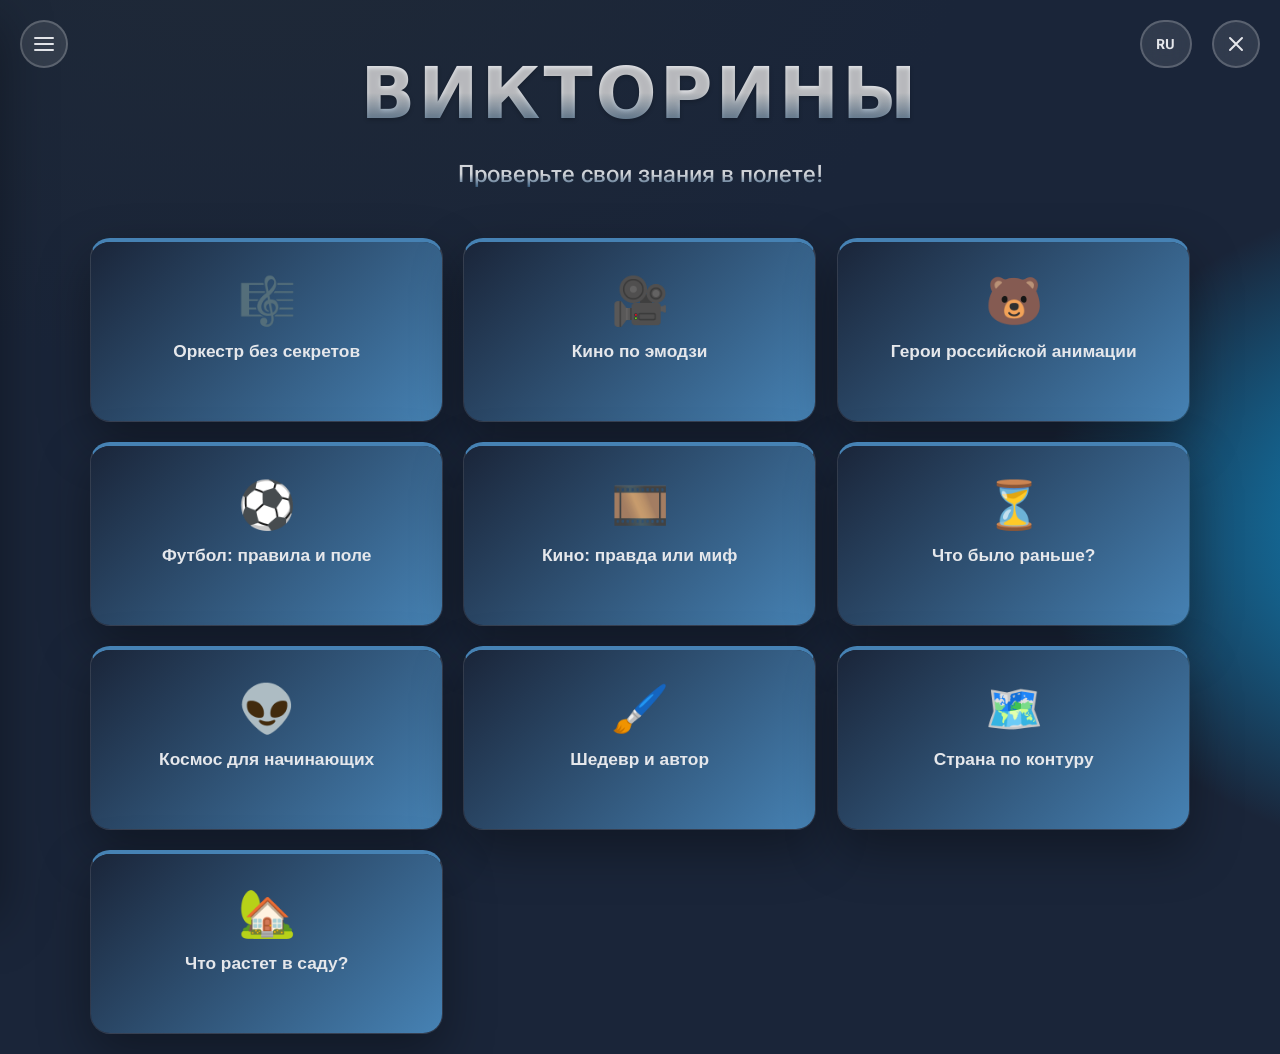
<file: index.html>
<!DOCTYPE html>
<html lang="ru">
<head>
    <meta charset="UTF-8">
    <meta name="viewport" content="width=device-width, initial-scale=1.0">
    <meta name="description" content="Викторины- проверьте свои знания в полете">
    <meta name="theme-color" content="#1a2539">
    <title>Quiz</title>
    <link rel="stylesheet" href="css/style.css">
    <link rel="stylesheet" href="css/style_light.css">
</head>
<body>
    <!-- Бургер-кнопка: открывает меню выбора темы -->
    <button class="burger-btn" id="burger-btn" data-label="openThemeMenu" aria-haspopup="dialog" aria-expanded="false">
        <span class="burger-btn__line"></span>
        <span class="burger-btn__line"></span>
        <span class="burger-btn__line"></span>
    </button>

    <!-- Кнопка выхода/возврата на портал -->
    <button class="exit-btn" id="exit-btn" data-label="exitQuizAriaLabel">
        <svg width="24" height="24" viewBox="0 0 24 24" fill="none" aria-hidden="true">
            <path d="M18 6L6 18M6 6L18 18" stroke="currentColor" stroke-width="2" stroke-linecap="round"/>
        </svg>
    </button>

    <!-- Селектор языка интерфейса -->
    <div class="language-selector" id="language-selector">
        <button
            type="button"
            class="language-selector__toggle"
            id="language-selector-toggle"
            aria-haspopup="listbox"
            aria-expanded="false"
            data-label="chooseInterfaceLanguage"
        ></button>
        <div class="language-selector__dropdown" id="language-selector-dropdown" role="listbox" data-label="availableLanguages"></div>
    </div>

    <!-- Выдвижное меню выбора темы -->
    <div class="theme-drawer-overlay" id="theme-drawer-overlay"></div>
    <div class="theme-drawer" id="theme-drawer" role="dialog" aria-modal="true" aria-labelledby="theme-drawer-title">
        <button class="theme-drawer__close" id="theme-drawer-close" data-label="closeMenu">
            <svg width="20" height="20" viewBox="0 0 24 24" fill="none" aria-hidden="true">
                <path d="M18 6L6 18M6 6L18 18" stroke="currentColor" stroke-width="2" stroke-linecap="round"/>
            </svg>
        </button>
        <h2 class="theme-drawer__title" id="theme-drawer-title" data-text="chooseCategory"></h2>
        <div class="theme-drawer__list" id="theme-drawer-list" role="listbox" data-label="themesList">
            <!-- Пункты меню генерируются из js/categories.js -->
        </div>
    </div>

    <div class="container">
        <!-- Главный экран -->
        <div id="welcome-screen" class="screen active">

            <div class="logo">
                <h1 class="main-title" data-text="mainTitle"></h1>
                <p class="subtitle" data-text="subtitle"></p>
            </div>

            <div class="category-selection">
                <div class="categories" id="categories-container">
                    <!-- Кнопки категорий генерируются автоматически из js/categories.js -->
                </div>
            </div>
        </div>

        <!-- Экран информации о категории -->
        <div id="category-info-screen" class="screen">
            <div class="category-info-content">
                <div class="category-info-icon" id="category-info-icon" aria-hidden="true">🎬</div>
                <h2 class="category-info-title" id="category-info-title">Кино на борту</h2>
                <p class="category-info-description" id="category-info-description">Проверьте свои знания о фильмах и кинематографе.</p>

                <div class="category-info-divider" aria-hidden="true"></div>

                <div class="category-info-stats">
                    <div class="info-stat-item">
                        <span class="info-stat-label" data-text="questionsLabel"></span>
                        <span class="info-stat-value info-stat-circle" id="category-info-questions">10</span>
                    </div>
                    <div class="info-stat-item">
                        <span class="info-stat-label" data-text="ageLabel"></span>
                        <span class="info-stat-value info-stat-circle" id="category-info-age">12+</span>
                    </div>
                </div>

                <div class="category-info-actions">
                    <button class="btn btn-back" id="category-info-back">
                        <svg width="20" height="20" viewBox="0 0 24 24" fill="none" aria-hidden="true">
                            <path d="M19 12H5M5 12L12 19M5 12L12 5" stroke="currentColor" stroke-width="2" stroke-linecap="round" stroke-linejoin="round"/>
                        </svg>
                        <span data-text="back"></span>
                    </button>
                    <button class="btn btn-primary active" id="category-info-start">
                        <span data-text="startQuiz"></span>
                        <svg width="20" height="20" viewBox="0 0 24 24" fill="none" aria-hidden="true">
                            <path d="M5 12H19M19 12L12 5M19 12L12 19" stroke="currentColor" stroke-width="2" stroke-linecap="round" stroke-linejoin="round"/>
                        </svg>
                    </button>
                </div>
            </div>
        </div>

        <!-- Экран викторины -->
        <div id="quiz-screen" class="screen">
            <div class="quiz-header">
                <div class="progress-bar" role="progressbar" aria-valuemin="0" aria-valuemax="100" aria-valuenow="0" data-label="quizProgressAriaLabel">
                    <div class="progress-fill" id="progress-fill"></div>
                </div>
                <div class="quiz-info">
                    <span class="question-counter">
                        <span data-text="questionWord"></span> <span id="current-question">1</span> <span data-text="ofWord"></span> <span id="total-questions">10</span>
                    </span>
                </div>
            </div>

            <div class="quiz-content">
                <div id="question-image-container"></div>

                <h2 class="question" id="question-text"></h2>

                <div class="answers" id="answers-container" role="radiogroup" data-label="answerOptionsAriaLabel"></div>

                <div class="quiz-controls">
                    <button id="back-btn" class="btn btn-back">
                        <svg width="20" height="20" viewBox="0 0 24 24" fill="none" aria-hidden="true">
                            <path d="M19 12H5M5 12L12 19M5 12L12 5" stroke="currentColor" stroke-width="2" stroke-linecap="round" stroke-linejoin="round"/>
                        </svg>
                        <span data-text="back"></span>
                    </button>

                    <button id="next-btn" class="btn btn-primary">
                        <span data-text="next"></span>
                        <svg width="20" height="20" viewBox="0 0 24 24" fill="none" aria-hidden="true">
                            <path d="M5 12H19M19 12L12 5M19 12L12 19" stroke="currentColor" stroke-width="2" stroke-linecap="round" stroke-linejoin="round"/>
                        </svg>
                    </button>
                </div>
            </div>
        </div>

        <!-- Экран результатов -->
        <div id="results-screen" class="screen">
            <div class="results-content">
                <div class="results-header">
                    <div class="results-icon" id="results-icon" aria-hidden="true">🏆</div>
                    <h2 class="results-title" id="results-title">Отличный результат!</h2>
                    <p class="results-message" id="results-message"></p>
                </div>

                <!-- Статистика в карточках -->
                <div class="results-stats-grid">
                    <div class="stat-card stat-card-score">
                        <div class="stat-card-icon">⭐</div>
                        <div class="stat-card-content">
                            <div class="stat-card-value" id="final-score">0</div>
                            <div class="stat-card-label" data-text="scoreLabel"></div>
                        </div>
                    </div>

                    <div class="stat-card stat-card-percentage">
                        <div class="stat-card-icon">📊</div>
                        <div class="stat-card-content">
                            <div class="stat-card-value" id="percentage">0%</div>
                            <div class="stat-card-label" data-text="percentageLabel"></div>
                        </div>
                    </div>

                    <div class="stat-card stat-card-correct">
                        <div class="stat-card-icon">✓</div>
                        <div class="stat-card-content">
                            <div class="stat-card-value" id="correct-count">0</div>
                            <div class="stat-card-label" data-text="correctLabel"></div>
                        </div>
                    </div>

                    <div class="stat-card stat-card-incorrect">
                        <div class="stat-card-icon">✗</div>
                        <div class="stat-card-content">
                            <div class="stat-card-value" id="incorrect-count">0</div>
                            <div class="stat-card-label" data-text="incorrectLabel"></div>
                        </div>
                    </div>
                </div>

                <!-- Детальная разбивка по вопросам -->
                <div class="results-details">
                    <h3 class="results-details-title" data-text="detailedBreakdownTitle"></h3>
                    <div class="results-questions-list" id="results-questions-list"></div>
                </div>

                <div class="results-actions">
                    <button class="btn btn-primary active" id="play-again-btn">
                        <svg width="20" height="20" viewBox="0 0 24 24" fill="none" aria-hidden="true">
                            <path d="M21 12C21 16.9706 16.9706 21 12 21C7.02944 21 3 16.9706 3 12C3 7.02944 7.02944 3 12 3C14.8273 3 17.35 4.30367 19 6.34267" stroke="currentColor" stroke-width="2" stroke-linecap="round"/>
                            <path d="M21 3V7H17" stroke="currentColor" stroke-width="2" stroke-linecap="round" stroke-linejoin="round"/>
                        </svg>
                        <span data-text="playAgain"></span>
                    </button>
                    <button type="button" class="btn btn-secondary" id="change-category-btn">
                        <svg width="20" height="20" viewBox="0 0 24 24" fill="none" aria-hidden="true">
                            <path d="M9 5H7C5.89543 5 5 5.89543 5 7V19C5 20.1046 5.89543 21 7 21H17C18.1046 21 19 20.1046 19 19V7C19 5.89543 18.1046 5 17 5H15" stroke="currentColor" stroke-width="2"/>
                            <rect x="9" y="3" width="6" height="4" rx="1" stroke="currentColor" stroke-width="2"/>
                        </svg>
                        <span data-text="chooseAnother"></span>
                    </button>
                </div>
            </div>
        </div>
    </div>

    <!-- Модальное окно выхода -->
    <div id="exit-modal" class="modal" role="dialog" aria-modal="true" aria-labelledby="exit-modal-title">
        <div class="modal-content">
            <div class="modal-icon" aria-hidden="true">⚠️</div>
            <h3 class="modal-title" id="exit-modal-title" data-text="exitConfirmTitle"></h3>
            <div class="modal-actions">
                <button class="btn btn-secondary" id="exit-cancel" data-text="exitNo"></button>
                <button class="btn btn-primary active" id="exit-confirm" data-text="exitYes"></button>
            </div>
        </div>
    </div>


    <script src="js/questions.js"></script>
    <script src="js/categories.js"></script>
    <script>window.CURRENT_LANGUAGE_CODE = 'ru';</script>
    <script src="js/app.js"></script>
</body>
</html>
</file>
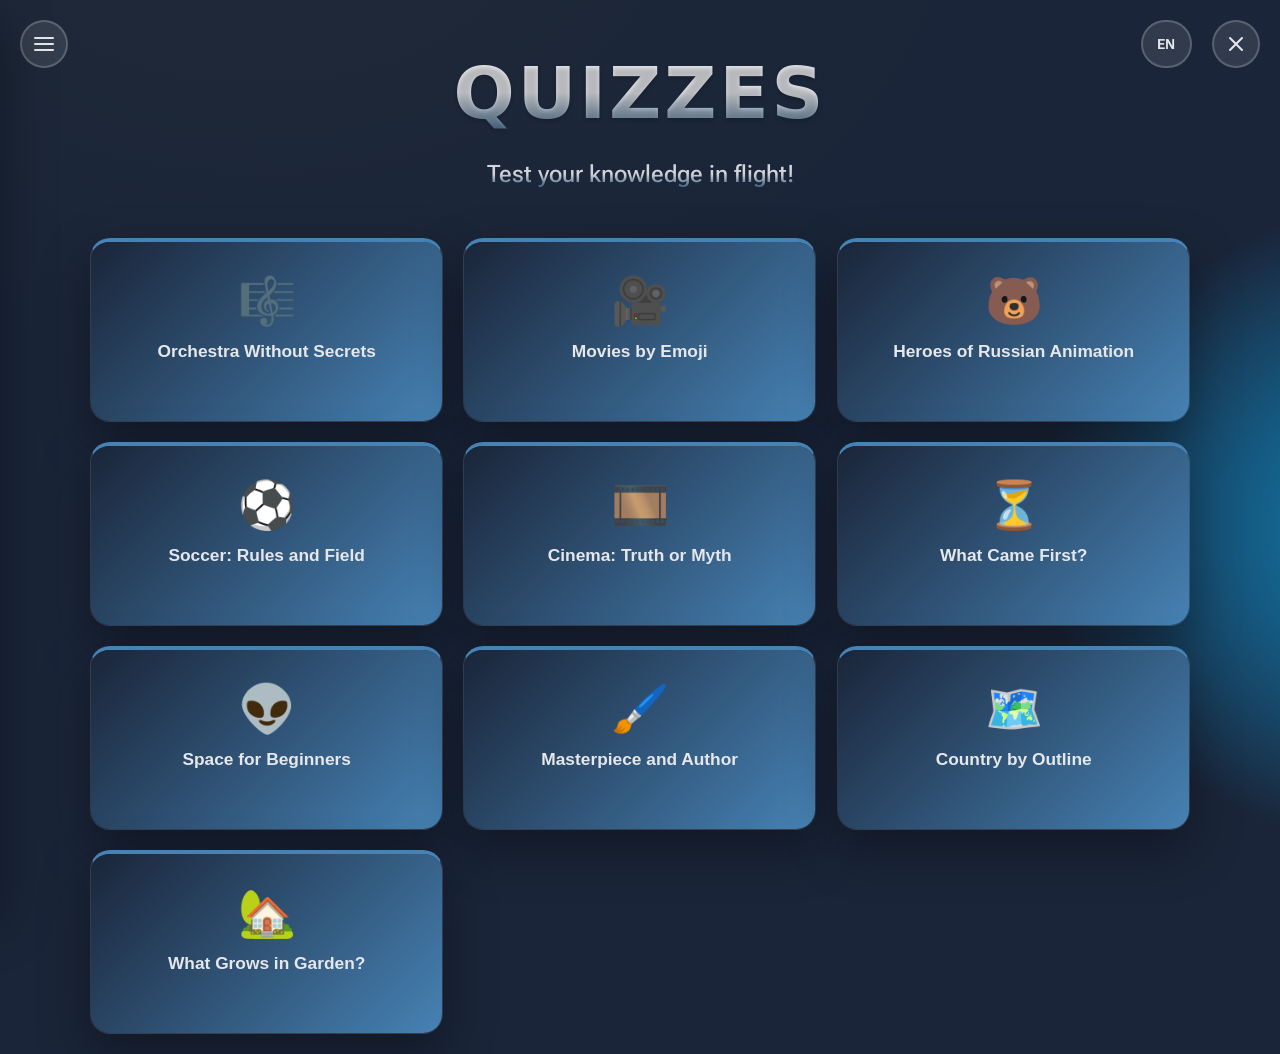
<file: index_de.html>
<!DOCTYPE html>
<html lang="ru">
<head>
    <meta charset="UTF-8">
    <meta name="viewport" content="width=device-width, initial-scale=1.0">
    <meta name="description" content="Викторины- проверьте свои знания в полете">
    <meta name="theme-color" content="#1a2539">
    <title>Quiz</title>
    <link rel="stylesheet" href="css/style.css">
    <link rel="stylesheet" href="css/style_light.css">
</head>
<body>
    <!-- Бургер-кнопка: открывает меню выбора темы -->
    <button class="burger-btn" id="burger-btn" data-label="openThemeMenu" aria-haspopup="dialog" aria-expanded="false">
        <span class="burger-btn__line"></span>
        <span class="burger-btn__line"></span>
        <span class="burger-btn__line"></span>
    </button>

    <!-- Кнопка выхода/возврата на портал -->
    <button class="exit-btn" id="exit-btn" data-label="exitQuizAriaLabel">
        <svg width="24" height="24" viewBox="0 0 24 24" fill="none" aria-hidden="true">
            <path d="M18 6L6 18M6 6L18 18" stroke="currentColor" stroke-width="2" stroke-linecap="round"/>
        </svg>
    </button>

    <!-- Селектор языка интерфейса -->
    <div class="language-selector" id="language-selector">
        <button
            type="button"
            class="language-selector__toggle"
            id="language-selector-toggle"
            aria-haspopup="listbox"
            aria-expanded="false"
            data-label="chooseInterfaceLanguage"
        ></button>
        <div class="language-selector__dropdown" id="language-selector-dropdown" role="listbox" data-label="availableLanguages"></div>
    </div>

    <!-- Выдвижное меню выбора темы -->
    <div class="theme-drawer-overlay" id="theme-drawer-overlay"></div>
    <div class="theme-drawer" id="theme-drawer" role="dialog" aria-modal="true" aria-labelledby="theme-drawer-title">
        <button class="theme-drawer__close" id="theme-drawer-close" data-label="closeMenu">
            <svg width="20" height="20" viewBox="0 0 24 24" fill="none" aria-hidden="true">
                <path d="M18 6L6 18M6 6L18 18" stroke="currentColor" stroke-width="2" stroke-linecap="round"/>
            </svg>
        </button>
        <h2 class="theme-drawer__title" id="theme-drawer-title" data-text="chooseCategory"></h2>
        <div class="theme-drawer__list" id="theme-drawer-list" role="listbox" data-label="themesList">
            <!-- Пункты меню генерируются из js/categories.js -->
        </div>
    </div>

    <div class="container">
        <!-- Главный экран -->
        <div id="welcome-screen" class="screen active">

            <div class="logo">
                <h1 class="main-title" data-text="mainTitle"></h1>
                <p class="subtitle" data-text="subtitle"></p>
            </div>

            <div class="category-selection">
                <div class="categories" id="categories-container">
                    <!-- Кнопки категорий генерируются автоматически из js/categories.js -->
                </div>
            </div>
        </div>

        <!-- Экран информации о категории -->
        <div id="category-info-screen" class="screen">
            <div class="category-info-content">
                <div class="category-info-icon" id="category-info-icon" aria-hidden="true">🎬</div>
                <h2 class="category-info-title" id="category-info-title">Кино на борту</h2>
                <p class="category-info-description" id="category-info-description">Проверьте свои знания о фильмах и кинематографе.</p>

                <div class="category-info-divider" aria-hidden="true"></div>

                <div class="category-info-stats">
                    <div class="info-stat-item">
                        <span class="info-stat-label" data-text="questionsLabel"></span>
                        <span class="info-stat-value info-stat-circle" id="category-info-questions">10</span>
                    </div>
                    <div class="info-stat-item">
                        <span class="info-stat-label" data-text="ageLabel"></span>
                        <span class="info-stat-value info-stat-circle" id="category-info-age">12+</span>
                    </div>
                </div>

                <div class="category-info-actions">
                    <button class="btn btn-back" id="category-info-back">
                        <svg width="20" height="20" viewBox="0 0 24 24" fill="none" aria-hidden="true">
                            <path d="M19 12H5M5 12L12 19M5 12L12 5" stroke="currentColor" stroke-width="2" stroke-linecap="round" stroke-linejoin="round"/>
                        </svg>
                        <span data-text="back"></span>
                    </button>
                    <button class="btn btn-primary active" id="category-info-start">
                        <span data-text="startQuiz"></span>
                        <svg width="20" height="20" viewBox="0 0 24 24" fill="none" aria-hidden="true">
                            <path d="M5 12H19M19 12L12 5M19 12L12 19" stroke="currentColor" stroke-width="2" stroke-linecap="round" stroke-linejoin="round"/>
                        </svg>
                    </button>
                </div>
            </div>
        </div>

        <!-- Экран викторины -->
        <div id="quiz-screen" class="screen">
            <div class="quiz-header">
                <div class="progress-bar" role="progressbar" aria-valuemin="0" aria-valuemax="100" aria-valuenow="0" data-label="quizProgressAriaLabel">
                    <div class="progress-fill" id="progress-fill"></div>
                </div>
                <div class="quiz-info">
                    <span class="question-counter">
                        <span data-text="questionWord"></span> <span id="current-question">1</span> <span data-text="ofWord"></span> <span id="total-questions">10</span>
                    </span>
                </div>
            </div>

            <div class="quiz-content">
                <div id="question-image-container"></div>

                <h2 class="question" id="question-text"></h2>

                <div class="answers" id="answers-container" role="radiogroup" data-label="answerOptionsAriaLabel"></div>

                <div class="quiz-controls">
                    <button id="back-btn" class="btn btn-back">
                        <svg width="20" height="20" viewBox="0 0 24 24" fill="none" aria-hidden="true">
                            <path d="M19 12H5M5 12L12 19M5 12L12 5" stroke="currentColor" stroke-width="2" stroke-linecap="round" stroke-linejoin="round"/>
                        </svg>
                        <span data-text="back"></span>
                    </button>

                    <button id="next-btn" class="btn btn-primary">
                        <span data-text="next"></span>
                        <svg width="20" height="20" viewBox="0 0 24 24" fill="none" aria-hidden="true">
                            <path d="M5 12H19M19 12L12 5M19 12L12 19" stroke="currentColor" stroke-width="2" stroke-linecap="round" stroke-linejoin="round"/>
                        </svg>
                    </button>
                </div>
            </div>
        </div>

        <!-- Экран результатов -->
        <div id="results-screen" class="screen">
            <div class="results-content">
                <div class="results-header">
                    <div class="results-icon" id="results-icon" aria-hidden="true">🏆</div>
                    <h2 class="results-title" id="results-title">Отличный результат!</h2>
                    <p class="results-message" id="results-message"></p>
                </div>

                <!-- Статистика в карточках -->
                <div class="results-stats-grid">
                    <div class="stat-card stat-card-score">
                        <div class="stat-card-icon">⭐</div>
                        <div class="stat-card-content">
                            <div class="stat-card-value" id="final-score">0</div>
                            <div class="stat-card-label" data-text="scoreLabel"></div>
                        </div>
                    </div>

                    <div class="stat-card stat-card-percentage">
                        <div class="stat-card-icon">📊</div>
                        <div class="stat-card-content">
                            <div class="stat-card-value" id="percentage">0%</div>
                            <div class="stat-card-label" data-text="percentageLabel"></div>
                        </div>
                    </div>

                    <div class="stat-card stat-card-correct">
                        <div class="stat-card-icon">✓</div>
                        <div class="stat-card-content">
                            <div class="stat-card-value" id="correct-count">0</div>
                            <div class="stat-card-label" data-text="correctLabel"></div>
                        </div>
                    </div>

                    <div class="stat-card stat-card-incorrect">
                        <div class="stat-card-icon">✗</div>
                        <div class="stat-card-content">
                            <div class="stat-card-value" id="incorrect-count">0</div>
                            <div class="stat-card-label" data-text="incorrectLabel"></div>
                        </div>
                    </div>
                </div>

                <!-- Детальная разбивка по вопросам -->
                <div class="results-details">
                    <h3 class="results-details-title" data-text="detailedBreakdownTitle"></h3>
                    <div class="results-questions-list" id="results-questions-list"></div>
                </div>

                <div class="results-actions">
                    <button class="btn btn-primary active" id="play-again-btn">
                        <svg width="20" height="20" viewBox="0 0 24 24" fill="none" aria-hidden="true">
                            <path d="M21 12C21 16.9706 16.9706 21 12 21C7.02944 21 3 16.9706 3 12C3 7.02944 7.02944 3 12 3C14.8273 3 17.35 4.30367 19 6.34267" stroke="currentColor" stroke-width="2" stroke-linecap="round"/>
                            <path d="M21 3V7H17" stroke="currentColor" stroke-width="2" stroke-linecap="round" stroke-linejoin="round"/>
                        </svg>
                        <span data-text="playAgain"></span>
                    </button>
                    <button type="button" class="btn btn-secondary" id="change-category-btn">
                        <svg width="20" height="20" viewBox="0 0 24 24" fill="none" aria-hidden="true">
                            <path d="M9 5H7C5.89543 5 5 5.89543 5 7V19C5 20.1046 5.89543 21 7 21H17C18.1046 21 19 20.1046 19 19V7C19 5.89543 18.1046 5 17 5H15" stroke="currentColor" stroke-width="2"/>
                            <rect x="9" y="3" width="6" height="4" rx="1" stroke="currentColor" stroke-width="2"/>
                        </svg>
                        <span data-text="chooseAnother"></span>
                    </button>
                </div>
            </div>
        </div>
    </div>

    <!-- Модальное окно выхода -->
    <div id="exit-modal" class="modal" role="dialog" aria-modal="true" aria-labelledby="exit-modal-title">
        <div class="modal-content">
            <div class="modal-icon" aria-hidden="true">⚠️</div>
            <h3 class="modal-title" id="exit-modal-title" data-text="exitConfirmTitle"></h3>
            <div class="modal-actions">
                <button class="btn btn-secondary" id="exit-cancel" data-text="exitNo"></button>
                <button class="btn btn-primary active" id="exit-confirm" data-text="exitYes"></button>
            </div>
        </div>
    </div>


    <script src="js/questions.js"></script>
    <script src="js/categories.js"></script>
    <script>window.CURRENT_LANGUAGE_CODE = 'en';</script>
    <script src="js/app.js"></script>
</body>
</html>
</file>
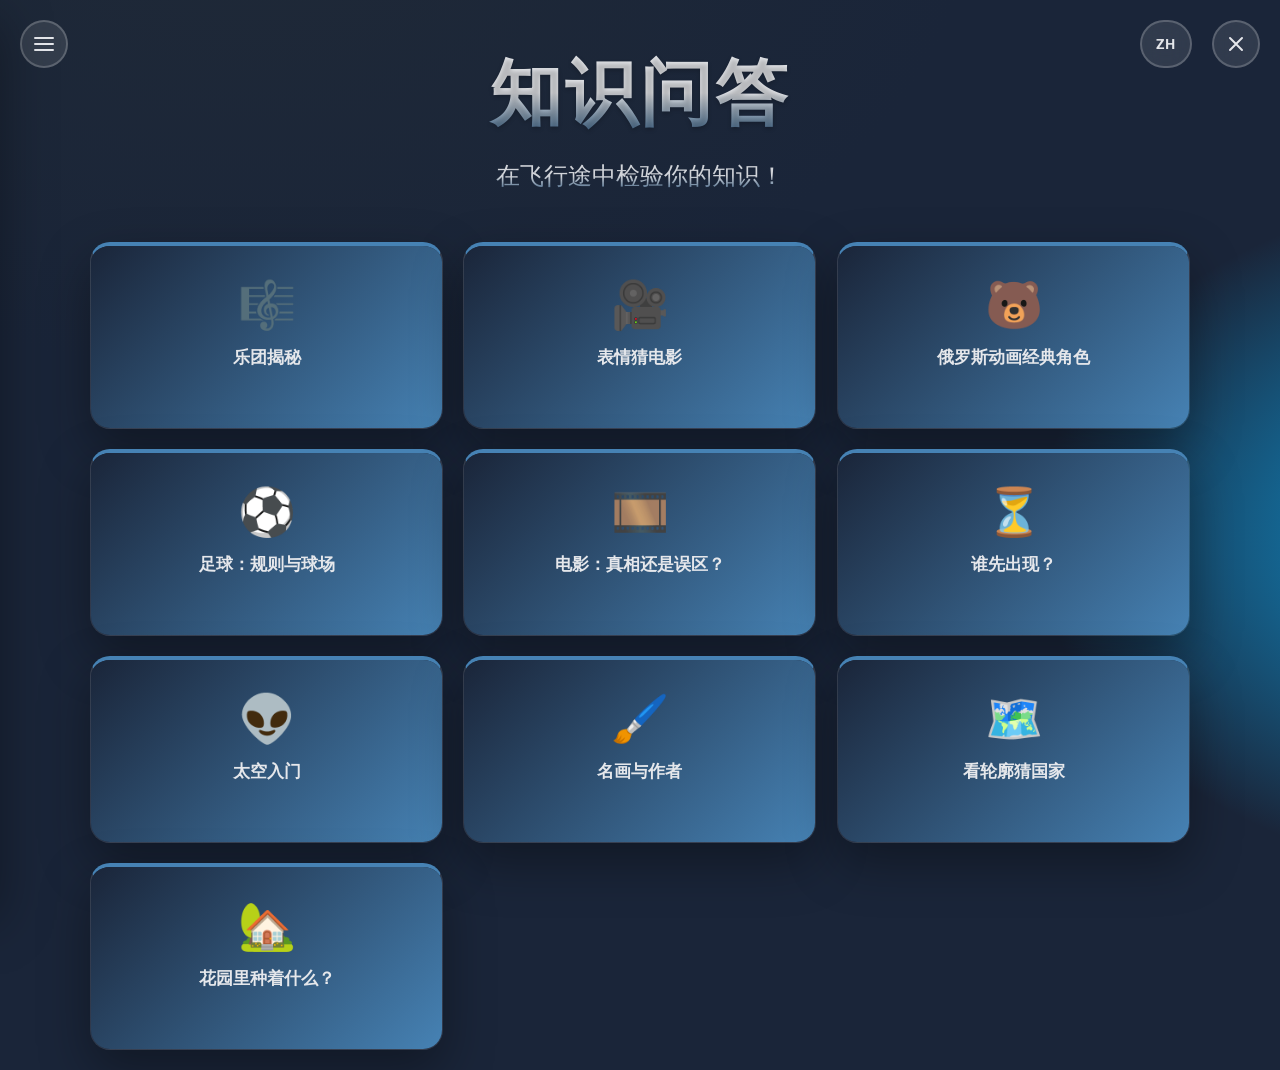
<file: index_zh.html>
<!DOCTYPE html>
<html lang="ru">
<head>
    <meta charset="UTF-8">
    <meta name="viewport" content="width=device-width, initial-scale=1.0">
    <meta name="description" content="Викторины- проверьте свои знания в полете">
    <meta name="theme-color" content="#1a2539">
    <title>Quiz</title>
    <link rel="stylesheet" href="css/style.css">
    <link rel="stylesheet" href="css/style_light.css">
</head>
<body>
    <!-- Бургер-кнопка: открывает меню выбора темы -->
    <button class="burger-btn" id="burger-btn" data-label="openThemeMenu" aria-haspopup="dialog" aria-expanded="false">
        <span class="burger-btn__line"></span>
        <span class="burger-btn__line"></span>
        <span class="burger-btn__line"></span>
    </button>

    <!-- Кнопка выхода/возврата на портал -->
    <button class="exit-btn" id="exit-btn" data-label="exitQuizAriaLabel">
        <svg width="24" height="24" viewBox="0 0 24 24" fill="none" aria-hidden="true">
            <path d="M18 6L6 18M6 6L18 18" stroke="currentColor" stroke-width="2" stroke-linecap="round"/>
        </svg>
    </button>

    <!-- Селектор языка интерфейса -->
    <div class="language-selector" id="language-selector">
        <button
            type="button"
            class="language-selector__toggle"
            id="language-selector-toggle"
            aria-haspopup="listbox"
            aria-expanded="false"
            data-label="chooseInterfaceLanguage"
        ></button>
        <div class="language-selector__dropdown" id="language-selector-dropdown" role="listbox" data-label="availableLanguages"></div>
    </div>

    <!-- Выдвижное меню выбора темы -->
    <div class="theme-drawer-overlay" id="theme-drawer-overlay"></div>
    <div class="theme-drawer" id="theme-drawer" role="dialog" aria-modal="true" aria-labelledby="theme-drawer-title">
        <button class="theme-drawer__close" id="theme-drawer-close" data-label="closeMenu">
            <svg width="20" height="20" viewBox="0 0 24 24" fill="none" aria-hidden="true">
                <path d="M18 6L6 18M6 6L18 18" stroke="currentColor" stroke-width="2" stroke-linecap="round"/>
            </svg>
        </button>
        <h2 class="theme-drawer__title" id="theme-drawer-title" data-text="chooseCategory"></h2>
        <div class="theme-drawer__list" id="theme-drawer-list" role="listbox" data-label="themesList">
            <!-- Пункты меню генерируются из js/categories.js -->
        </div>
    </div>

    <div class="container">
        <!-- Главный экран -->
        <div id="welcome-screen" class="screen active">

            <div class="logo">
                <h1 class="main-title" data-text="mainTitle"></h1>
                <p class="subtitle" data-text="subtitle"></p>
            </div>

            <div class="category-selection">
                <div class="categories" id="categories-container">
                    <!-- Кнопки категорий генерируются автоматически из js/categories.js -->
                </div>
            </div>
        </div>

        <!-- Экран информации о категории -->
        <div id="category-info-screen" class="screen">
            <div class="category-info-content">
                <div class="category-info-icon" id="category-info-icon" aria-hidden="true">🎬</div>
                <h2 class="category-info-title" id="category-info-title">Кино на борту</h2>
                <p class="category-info-description" id="category-info-description">Проверьте свои знания о фильмах и кинематографе.</p>

                <div class="category-info-divider" aria-hidden="true"></div>

                <div class="category-info-stats">
                    <div class="info-stat-item">
                        <span class="info-stat-label" data-text="questionsLabel"></span>
                        <span class="info-stat-value info-stat-circle" id="category-info-questions">10</span>
                    </div>
                    <div class="info-stat-item">
                        <span class="info-stat-label" data-text="ageLabel"></span>
                        <span class="info-stat-value info-stat-circle" id="category-info-age">12+</span>
                    </div>
                </div>

                <div class="category-info-actions">
                    <button class="btn btn-back" id="category-info-back">
                        <svg width="20" height="20" viewBox="0 0 24 24" fill="none" aria-hidden="true">
                            <path d="M19 12H5M5 12L12 19M5 12L12 5" stroke="currentColor" stroke-width="2" stroke-linecap="round" stroke-linejoin="round"/>
                        </svg>
                        <span data-text="back"></span>
                    </button>
                    <button class="btn btn-primary active" id="category-info-start">
                        <span data-text="startQuiz"></span>
                        <svg width="20" height="20" viewBox="0 0 24 24" fill="none" aria-hidden="true">
                            <path d="M5 12H19M19 12L12 5M19 12L12 19" stroke="currentColor" stroke-width="2" stroke-linecap="round" stroke-linejoin="round"/>
                        </svg>
                    </button>
                </div>
            </div>
        </div>

        <!-- Экран викторины -->
        <div id="quiz-screen" class="screen">
            <div class="quiz-header">
                <div class="progress-bar" role="progressbar" aria-valuemin="0" aria-valuemax="100" aria-valuenow="0" data-label="quizProgressAriaLabel">
                    <div class="progress-fill" id="progress-fill"></div>
                </div>
                <div class="quiz-info">
                    <span class="question-counter">
                        <span data-text="questionWord"></span> <span id="current-question">1</span> <span data-text="ofWord"></span> <span id="total-questions">10</span>
                    </span>
                </div>
            </div>

            <div class="quiz-content">
                <div id="question-image-container"></div>

                <h2 class="question" id="question-text"></h2>

                <div class="answers" id="answers-container" role="radiogroup" data-label="answerOptionsAriaLabel"></div>

                <div class="quiz-controls">
                    <button id="back-btn" class="btn btn-back">
                        <svg width="20" height="20" viewBox="0 0 24 24" fill="none" aria-hidden="true">
                            <path d="M19 12H5M5 12L12 19M5 12L12 5" stroke="currentColor" stroke-width="2" stroke-linecap="round" stroke-linejoin="round"/>
                        </svg>
                        <span data-text="back"></span>
                    </button>

                    <button id="next-btn" class="btn btn-primary">
                        <span data-text="next"></span>
                        <svg width="20" height="20" viewBox="0 0 24 24" fill="none" aria-hidden="true">
                            <path d="M5 12H19M19 12L12 5M19 12L12 19" stroke="currentColor" stroke-width="2" stroke-linecap="round" stroke-linejoin="round"/>
                        </svg>
                    </button>
                </div>
            </div>
        </div>

        <!-- Экран результатов -->
        <div id="results-screen" class="screen">
            <div class="results-content">
                <div class="results-header">
                    <div class="results-icon" id="results-icon" aria-hidden="true">🏆</div>
                    <h2 class="results-title" id="results-title">Отличный результат!</h2>
                    <p class="results-message" id="results-message"></p>
                </div>

                <!-- Статистика в карточках -->
                <div class="results-stats-grid">
                    <div class="stat-card stat-card-score">
                        <div class="stat-card-icon">⭐</div>
                        <div class="stat-card-content">
                            <div class="stat-card-value" id="final-score">0</div>
                            <div class="stat-card-label" data-text="scoreLabel"></div>
                        </div>
                    </div>

                    <div class="stat-card stat-card-percentage">
                        <div class="stat-card-icon">📊</div>
                        <div class="stat-card-content">
                            <div class="stat-card-value" id="percentage">0%</div>
                            <div class="stat-card-label" data-text="percentageLabel"></div>
                        </div>
                    </div>

                    <div class="stat-card stat-card-correct">
                        <div class="stat-card-icon">✓</div>
                        <div class="stat-card-content">
                            <div class="stat-card-value" id="correct-count">0</div>
                            <div class="stat-card-label" data-text="correctLabel"></div>
                        </div>
                    </div>

                    <div class="stat-card stat-card-incorrect">
                        <div class="stat-card-icon">✗</div>
                        <div class="stat-card-content">
                            <div class="stat-card-value" id="incorrect-count">0</div>
                            <div class="stat-card-label" data-text="incorrectLabel"></div>
                        </div>
                    </div>
                </div>

                <!-- Детальная разбивка по вопросам -->
                <div class="results-details">
                    <h3 class="results-details-title" data-text="detailedBreakdownTitle"></h3>
                    <div class="results-questions-list" id="results-questions-list"></div>
                </div>

                <div class="results-actions">
                    <button class="btn btn-primary active" id="play-again-btn">
                        <svg width="20" height="20" viewBox="0 0 24 24" fill="none" aria-hidden="true">
                            <path d="M21 12C21 16.9706 16.9706 21 12 21C7.02944 21 3 16.9706 3 12C3 7.02944 7.02944 3 12 3C14.8273 3 17.35 4.30367 19 6.34267" stroke="currentColor" stroke-width="2" stroke-linecap="round"/>
                            <path d="M21 3V7H17" stroke="currentColor" stroke-width="2" stroke-linecap="round" stroke-linejoin="round"/>
                        </svg>
                        <span data-text="playAgain"></span>
                    </button>
                    <button type="button" class="btn btn-secondary" id="change-category-btn">
                        <svg width="20" height="20" viewBox="0 0 24 24" fill="none" aria-hidden="true">
                            <path d="M9 5H7C5.89543 5 5 5.89543 5 7V19C5 20.1046 5.89543 21 7 21H17C18.1046 21 19 20.1046 19 19V7C19 5.89543 18.1046 5 17 5H15" stroke="currentColor" stroke-width="2"/>
                            <rect x="9" y="3" width="6" height="4" rx="1" stroke="currentColor" stroke-width="2"/>
                        </svg>
                        <span data-text="chooseAnother"></span>
                    </button>
                </div>
            </div>
        </div>
    </div>

    <!-- Модальное окно выхода -->
    <div id="exit-modal" class="modal" role="dialog" aria-modal="true" aria-labelledby="exit-modal-title">
        <div class="modal-content">
            <div class="modal-icon" aria-hidden="true">⚠️</div>
            <h3 class="modal-title" id="exit-modal-title" data-text="exitConfirmTitle"></h3>
            <div class="modal-actions">
                <button class="btn btn-secondary" id="exit-cancel" data-text="exitNo"></button>
                <button class="btn btn-primary active" id="exit-confirm" data-text="exitYes"></button>
            </div>
        </div>
    </div>


    <script src="js/questions.js"></script>
    <script src="js/categories.js"></script>
    <script>window.CURRENT_LANGUAGE_CODE = 'zh';</script>
    <script src="js/app.js"></script>
</body>
</html>
</file>
<file: css/style.css>
@font-face {
    font-family: 'Roboto Flex';
    src: url('../fonts/RobotoFlexVariable.woff2') format('woff2-variations'),
         url('../fonts/RobotoFlexVariable.woff2') format('woff2');
    font-weight: 100 1000;
    font-stretch: 25% 151%;
    font-style: normal;
    font-display: swap;
}

* {
    margin: 0;
    padding: 0;
    box-sizing: border-box;
}

:root {
    --bg: #1a2539;
    --card: #131d2f;
    --muted: #94a3b8;
    --text: #e5e7eb;
    --accent: #00CED1;
    --accent-2: #4682B4;
    --ok: #10b981;
    --err: #ef4444;
    --border-radius: 20px;
    --transition: all 0.3s ease;
    --shadow: 0 20px 50px rgba(0, 0, 0, 0.35);

    --transition-fast: 0.2s ease;
    --transition-normal: 0.3s ease;
    --transition-slow: 0.5s ease;

}

html {
    scroll-behavior: smooth;
}

body {
    font-family: 'Roboto Flex', system-ui, -apple-system, 'Segoe UI', Roboto, Ubuntu, Cantarell, 'Noto Sans', Arial, sans-serif;
    background: radial-gradient(1200px 800px at 20% -10%, #1f2937 0, transparent 60%),
                radial-gradient(1000px 700px at 120% 50%, #0ea5e9 0, transparent 50%),
                var(--bg);
    min-height: 100vh;
    display: flex;
    align-items: flex-start;
    justify-content: center;
    padding: 20px;
    color: var(--text);
    overflow-x: hidden;
}

.container {
    width: 100%;
    max-width: 920px;
    position: relative;
    display: flex;
    flex-direction: column;
    min-height: calc(100vh - 40px);
    min-height: calc(100dvh - 40px);
}

.screen {
    display: none;
    animation: fadeIn 0.4s ease;
}

.screen.active {
    display: block;
}

#category-info-screen.screen.active {
    display: flex;
    align-items: center;
    justify-content: center;
    min-height: calc(100vh - 40px);
}

@keyframes fadeIn {
    from {
        opacity: 0;
        transform: translateY(20px);
    }
    to {
        opacity: 1;
        transform: translateY(0);
    }
}

.exit-btn {
    position: fixed;
    top: 20px;
    right: 20px;
    width: 48px;
    height: 48px;
    border-radius: 50%;
    background: rgba(255, 255, 255, 0.1);
    backdrop-filter: blur(10px);
    border: 2px solid rgba(255, 255, 255, 0.2);
    color: var(--text);
    cursor: pointer;
    transition: var(--transition);
    display: flex;
    align-items: center;
    justify-content: center;
    z-index: 1000;
    will-change: transform;
    transform: translateZ(0);
}

.exit-btn:hover {
    background: rgba(239, 68, 68, 0.2);
    border-color: var(--err);
    color: var(--err);
    transform: rotate(90deg);
}

.burger-btn {
    position: fixed;
    top: 20px;
    left: 20px;
    width: 48px;
    height: 48px;
    border-radius: 50%;
    background: rgba(255, 255, 255, 0.1);
    backdrop-filter: blur(10px);
    border: 2px solid rgba(255, 255, 255, 0.2);
    color: var(--text);
    cursor: pointer;
    transition: var(--transition);
    display: flex;
    flex-direction: column;
    align-items: center;
    justify-content: center;
    gap: 4px;
    z-index: 1000;
    will-change: transform;
    transform: translateZ(0);
}

.burger-btn:hover,
.burger-btn--active {
    background: rgba(0, 206, 209, 0.15);
    border-color: var(--accent);
}

.burger-btn__line {
    display: block;
    width: 20px;
    height: 2px;
    border-radius: 2px;
    background: var(--text);
    transition: var(--transition);
}

.burger-btn:hover .burger-btn__line,
.burger-btn--active .burger-btn__line {
    background: var(--accent);
}

.burger-btn--active .burger-btn__line:nth-child(1) {
    transform: translateY(6px) rotate(45deg);
}

.burger-btn--active .burger-btn__line:nth-child(2) {
    opacity: 0;
}

.burger-btn--active .burger-btn__line:nth-child(3) {
    transform: translateY(-6px) rotate(-45deg);
}

.burger-btn--hidden {
    opacity: 0;
    visibility: hidden;
    pointer-events: none;
}

.theme-toggle {
    position: fixed;
    top: 20px;
    left: 80px;
    width: 48px;
    height: 48px;
    border-radius: 50%;
    background: rgba(255, 255, 255, 0.1);
    backdrop-filter: blur(10px);
    border: 2px solid rgba(255, 255, 255, 0.2);
    color: var(--text);
    cursor: pointer;
    transition: var(--transition);
    display: flex;
    align-items: center;
    justify-content: center;
    z-index: 1000;
}

@media (hover: hover) {
    .theme-toggle:hover {
        background: rgba(0, 206, 209, 0.15);
        border-color: var(--accent);
        color: var(--accent);
        transform: rotate(-20deg);
    }
}

/* Иконки — обычные <img> из images/svg (CSS-маска не грузится при открытии сайта с диска, file://).
   Цвет задан в самих файлах: солнце видно только в тёмной теме, луна — только в светлой */
.theme-toggle__icon {
    display: block;
    width: 22px;
    height: 22px;
}

.theme-toggle__moon {
    display: none;
}

.theme-toggle--hidden {
    opacity: 0;
    visibility: hidden;
    pointer-events: none;
}

html.theme-switching *,
html.theme-switching *::before,
html.theme-switching *::after {
    transition: none !important;
}

@media (max-width: 480px) {
    .theme-toggle {
        width: 44px;
        height: 44px;
        top: 12px;
        left: 64px;
    }
}

@media (max-width: 360px) {
    .theme-toggle {
        width: 40px;
        height: 40px;
        top: 10px;
        left: 58px;
    }
}

.theme-drawer-overlay {
    position: fixed;
    inset: 0;
    background: rgba(0, 0, 0, 0.5);
    backdrop-filter: blur(2px);
    opacity: 0;
    visibility: hidden;
    transition: var(--transition);
    z-index: 1099;
}

.theme-drawer-overlay--visible {
    opacity: 1;
    visibility: visible;
}

.theme-drawer {
    position: fixed;
    top: 0;
    left: 0;
    bottom: 0;
    width: min(320px, 85vw);
    background: var(--card);
    border-right: 1px solid rgba(255, 255, 255, 0.08);
    box-shadow: var(--shadow);
    padding: 84px 28px 32px;
    transform: translateX(-100%);
    transition: transform 0.35s ease;
    z-index: 1100;
    overflow-y: auto;
}

.theme-drawer--open {
    transform: translateX(0);
}

.theme-drawer__close {
    position: absolute;
    top: 20px;
    right: 20px;
    width: 40px;
    height: 40px;
    border-radius: 50%;
    background: rgba(255, 255, 255, 0.06);
    border: 2px solid rgba(255, 255, 255, 0.15);
    color: var(--text);
    cursor: pointer;
    transition: var(--transition);
    display: flex;
    align-items: center;
    justify-content: center;
}

.theme-drawer__close:hover {
    background: rgba(239, 68, 68, 0.2);
    border-color: var(--err);
    color: var(--err);
}

.theme-drawer__title {
    font-size: 1.3em;
    font-weight: 800;
    letter-spacing: 0.5px;
    text-transform: uppercase;
    margin-bottom: 24px;
    color: var(--text);
}

.theme-drawer__list {
    display: flex;
    flex-direction: column;
    gap: 6px;
}

.theme-drawer__item {
    display: flex;
    align-items: center;
    width: 100%;
    padding: 14px 16px;
    border-radius: 12px;
    background: transparent;
    border: none;
    color: var(--text);
    font-family: inherit;
    font-size: 1.05em;
    font-weight: 500;
    text-align: left;
    cursor: pointer;
    transition: var(--transition-fast);
}

.theme-drawer__item:hover {
    background: rgba(255, 255, 255, 0.06);
}

.theme-drawer__item--active {
    background: rgba(0, 206, 209, 0.14);
    color: var(--accent);
    font-weight: 700;
}

@media (max-width: 480px) {
    .burger-btn {
        width: 44px;
        height: 44px;
        top: 12px;
        left: 12px;
    }

    .theme-drawer {
        padding: 76px 22px 28px;
    }

    .theme-drawer__title {
        font-size: 1.15em;
        margin-bottom: 20px;
    }

    .theme-drawer__item {
        padding: 12px 14px;
        font-size: 1em;
    }
}

@media (max-width: 360px) {
    .burger-btn {
        width: 40px;
        height: 40px;
        top: 10px;
        left: 10px;
    }

    .theme-drawer {
        padding: 68px 18px 24px;
    }

    .theme-drawer__title {
        font-size: 1.05em;
        margin-bottom: 18px;
    }
}

.language-selector {
    position: fixed;
    top: 20px;
    right: 88px;
    z-index: 1000;
    transition: opacity var(--transition), visibility var(--transition);
}

.language-selector--hidden {
    opacity: 0;
    visibility: hidden;
    pointer-events: none;
}

.language-selector__toggle {
    display: flex;
    align-items: center;
    justify-content: center;
    min-width: 48px;
    height: 48px;
    padding: 0 14px;
    border-radius: 24px;
    background: rgba(255, 255, 255, 0.1);
    backdrop-filter: blur(10px);
    border: 2px solid rgba(255, 255, 255, 0.2);
    color: var(--text);
    cursor: pointer;
    transition: var(--transition);
    font-family: inherit;
    will-change: transform;
    transform: translateZ(0);
}

.language-selector__toggle:hover,
.language-selector--open .language-selector__toggle {
    background: rgba(0, 206, 209, 0.15);
    border-color: var(--accent);
    color: var(--accent);
}

.language-selector__code {
    display: flex;
    align-items: center;
    justify-content: center;
    font-size: 1.05em;
    font-weight: 700;
    letter-spacing: 0.03em;
    line-height: 1;
}

.language-selector__dropdown {
    position: absolute;
    top: calc(100% + 10px);
    right: 0;
    min-width: 200px;
    max-height: 0;
    overflow: hidden;
    background: var(--card);
    border: 1px solid rgba(255, 255, 255, 0.08);
    border-radius: 16px;
    box-shadow: var(--shadow);
    opacity: 0;
    transform: translateY(-8px);
    transition: max-height var(--transition), opacity var(--transition), transform var(--transition), overflow 0s linear 0.3s;
    pointer-events: none;
}

.language-selector--open .language-selector__dropdown {
    max-height: min(420px, calc(100vh - 90px));
    opacity: 1;
    transform: translateY(0);
    pointer-events: auto;
    overflow-y: auto;
    padding: 8px;
    transition: max-height var(--transition), opacity var(--transition), transform var(--transition), overflow 0s linear 0.3s;
}

.language-option {
    display: flex;
    align-items: center;
    gap: 10px;
    width: 100%;
    padding: 10px 12px;
    border: none;
    border-radius: 10px;
    background: transparent;
    color: var(--text);
    font-family: inherit;
    font-size: 0.95em;
    text-align: left;
    text-decoration: none;
    cursor: pointer;
    transition: var(--transition-fast);
}

.language-option:hover {
    background: rgba(255, 255, 255, 0.08);
}

.language-option--active {
    background: rgba(0, 206, 209, 0.12);
    color: var(--accent);
}

.language-option__code {
    flex-shrink: 0;
    min-width: 28px;
    font-size: 0.8em;
    font-weight: 700;
    letter-spacing: 0.05em;
    color: rgba(229, 231, 235, 0.5);
    line-height: 1;
}

.language-option--active .language-option__code {
    color: var(--accent);
}

.language-option__name {
    flex: 1;
}

.language-option__check {
    color: var(--accent);
    font-weight: 700;
}

@media (max-width: 480px) {
    .language-selector {
        top: 12px;
        right: 76px;
    }

    .language-selector__toggle {
        min-width: 44px;
        height: 44px;
        padding: 0 12px;
    }

    .language-selector__dropdown {
        min-width: 180px;
    }
}

@media (max-width: 360px) {
    .language-selector {
        top: 10px;
        right: 68px;
    }

    .language-selector__toggle {
        min-width: 40px;
        height: 40px;
        padding: 0 10px;
    }
}

.categories__empty {
    text-align: center;
    opacity: 0.7;
    font-size: 1.05em;
    padding: 40px 20px;
    grid-column: 1 / -1;
}

.categories {
    display: grid;
    grid-template-columns: repeat(2, 1fr);
    gap: 16px;
}

.category-btn {
    background: linear-gradient(180deg, rgba(255,255,255,.06), rgba(255,255,255,.02));
    backdrop-filter: blur(8px);
    border: 1px solid rgba(255, 255, 255, 0.08);
    border-top: 4px solid var(--category-color, #4682B4);
    border-radius: var(--border-radius);
    padding: 32px 24px;
    cursor: pointer;
    transition: var(--transition);
    display: flex;
    flex-direction: column;
    align-items: center;
    gap: 12px;
    box-shadow: var(--shadow);
    position: relative;
    overflow: hidden;
    min-height: 160px;
    will-change: transform;
    transform: translateZ(0);
}

.category-btn__icon {
    font-size: 3.5em;
    position: relative;
    z-index: 1;
    transition: transform var(--transition-normal);
}

.category-btn:hover .category-btn__icon {
    transform: scale(1.1);
}

.category-btn__title {
    font-size: 1.3em;
    font-weight: 600;
    color: var(--text);
    position: relative;
    z-index: 1;
}

.category-btn::before {
    content: '';
    position: absolute;
    top: 0;
    left: 0;
    right: 0;
    bottom: 0;
    background: linear-gradient(135deg, rgba(26,37,57), rgba(70, 130, 180));
    opacity: 1;
    transition: var(--transition);
}

.category-btn:hover::before {
    opacity: 1;
}

.category-btn:hover {
    transform: translateY(-5px);
    border-color: var(--accent);
    box-shadow: 0 15px 40px rgba(224, 255, 255, 0.3);
}

.category-info-content {
    background: linear-gradient(180deg, rgba(255,255,255,.06), rgba(255,255,255,.03));
    backdrop-filter: blur(8px);
    border: 1px solid rgba(255, 255, 255, 0.08);
    border-radius: var(--border-radius);
    padding: 48px 40px;
    box-shadow: var(--shadow);
    text-align: center;
    max-width: 600px;
    margin: 0 auto;
}

.category-info-icon {
    font-size: 5em;
    margin-bottom: 20px;
}

.category-info-title {
    font-size: 2em;
    color: var(--text);
    margin-bottom: 16px;
    font-weight: 700;
}

.category-info-description {
    font-size: 1.1em;
    color: var(--muted);
    line-height: 1.6;
    margin-bottom: 24px;
}

.category-info-divider {
    height: 1px;
    background: linear-gradient(90deg,
        transparent,
        rgba(255, 255, 255, 0.15) 20%,
        rgba(255, 255, 255, 0.15) 80%,
        transparent);
    margin: 24px 0;
}

.category-info-stats {
    display: flex;
    justify-content: space-around;
    gap: 24px;
    margin-bottom: 32px;
}

.info-stat-item {
    display: flex;
    flex-direction: column;
    align-items: center;
    gap: 8px;
}

.info-stat-label {
    font-size: 0.9em;
    color: var(--muted);
    text-transform: uppercase;
    letter-spacing: 0.5px;
}

.info-stat-value {
    font-size: 1.4em;
    font-weight: 700;
    color: var(--accent);
}

.category-info-actions {
    display: flex;
    gap: 12px;
    justify-content: center;
}

#quiz-screen {
    background: linear-gradient(180deg, rgba(255,255,255,.06), rgba(255,255,255,.03));
    border: 1px solid rgba(255, 255, 255, 0.08);
    border-radius: var(--border-radius);
    padding: 40px;
    box-shadow: var(--shadow);
}

#quiz-screen.screen.active {
    margin: auto 0;
}

.quiz-header {
    margin-bottom: 40px;
}

.progress-bar {
    width: 100%;
    height: 10px;
    background: rgba(255, 255, 255, 0.1);
    border-radius: 10px;
    overflow: hidden;
    margin-bottom: 20px;
}

.progress-fill {
    height: 100%;
    background: linear-gradient(90deg, var(--accent), var(--accent-2));
    border-radius: 10px;
    transition: width var(--transition-slow);
    width: 0%;
    will-change: width;
}

.quiz-info {
    display: flex;
    justify-content: center;
    align-items: center;
    font-weight: 600;
    font-size: 1.1em;
}

.question-counter {
    color: var(--muted);
}

#question-image-container {
    width: 100%;
    margin-bottom: 24px;
}

.question-image {
    width: 100%;
    max-width: 100%;
    height: auto;
    aspect-ratio: auto 4 / 1;
    max-height: 400px;
    object-fit: contain;
    border-radius: 16px;
    display: block;
    margin: 0 auto;
    border: 2px solid rgba(255, 255, 255, 0.1);
}

.question {
    font-size: 1.6em;
    margin-bottom: 32px;
    line-height: 1.5;
    color: var(--text);
    font-weight: 600;
    transform: translateZ(0);
}

.answers {
    display: grid;
    gap: 12px;
    margin-bottom: 32px;
}

.answer-btn {
    background: rgba(17, 24, 39, 0.5);
    border: 1px solid rgba(255, 255, 255, 0.14);
    border-radius: 14px;
    padding: 20px 24px;
    text-align: left;
    cursor: pointer;
    transition: var(--transition);
    font-size: 1.1em;
    color: var(--text);
    position: relative;
    overflow: hidden;
    display: flex;
    justify-content: space-between;
    align-items: center;
    word-wrap: break-word;
    overflow-wrap: break-word;
    white-space: normal;
    line-height: 1.4;
}

.answer-btn::before {
    content: '';
    position: absolute;
    left: 0;
    top: 0;
    bottom: 0;
    width: 4px;
    background: var(--accent);
    transform: scaleY(0);
    transition: var(--transition);
}

.answer-btn:hover:not(.disabled)::before {
    transform: scaleY(1);
}

.answer-btn:hover:not(.disabled) {
    background: rgba(255, 255, 255, 0.1);
    border-color: var(--accent);
    transform: translateX(4px);
}

.answer-btn.selected {
    background: rgba(0, 206, 209, 0.15);
    color: var(--accent);
    border-color: var(--accent);
    transform: translateX(4px);
}

.answer-btn.selected::before {
    transform: scaleY(1);
}

.answer-btn.disabled {
    cursor: not-allowed;
    opacity: 0.5;
}

.quiz-controls {
    display: flex;
    gap: 12px;
    justify-content: space-between;
    width: 100%;
}

.btn {
    padding: 16px 32px;
    border: none;
    border-radius: 12px;
    font-size: 1.1em;
    font-weight: 600;
    cursor: pointer;
    transition: var(--transition);
    display: flex;
    align-items: center;
    gap: 8px;
    justify-content: center;
    min-height: 48px;
}

.btn-primary {
    background: rgba(255, 255, 255, 0.1);
    color: rgba(255, 255, 255, 0.4);
    flex: 1;
    border: 1px solid rgba(255, 255, 255, 0.1);
    cursor: not-allowed;
}

.btn-primary.active {
    background: linear-gradient(90deg, var(--accent), var(--accent-2));
    color: #e4e6ea;
    cursor: pointer;
}

.btn-primary.active:hover {
    transform: translateY(-2px);
}

.btn-back {
    background: rgba(255, 255, 255, 0.1);
    color: var(--text);
    border: 1px solid rgba(255, 255, 255, 0.2);
}

.btn-back:hover {
    background: rgba(255, 255, 255, 0.15);
    border-color: var(--accent);
}

.btn-secondary {
    background: rgba(255, 255, 255, 0.1);
    color: var(--text);
    border: 1px solid rgba(255, 255, 255, 0.2);
    flex: 1;
}

.btn-secondary:hover {
    background: rgba(255, 255, 255, 0.15);
    border-color: rgba(255, 255, 255, 0.3);
}

.new-badge {
    position: absolute;
    top: 12px;
    right: 12px;

    background-color: rgba(64, 224, 208, 0.85);
    color: white;
    font-weight: bold;
    font-size: 12px;
    text-transform: uppercase;
    letter-spacing: 0.5px;

    padding: 5px 12px;
    border-radius: 16px;

    box-shadow: 0 2px 8px rgba(64, 224, 208, 0.4);
    z-index: 2;

    animation: badgePulse 2s ease-in-out infinite;
}

@keyframes badgePulse {
    0%, 100% {
        transform: scale(1);
        box-shadow: 0 2px 8px rgba(64, 224, 208, 0.4);
    }
    50% {
        transform: scale(1.05);
        box-shadow: 0 4px 12px rgba(64, 224, 208, 0.6);
    }
}

@media (max-width: 767px) {
    .new-badge {
        font-size: 11px;
        padding: 4px 10px;
        top: 10px;
        right: 10px;
    }
}

@media (max-width: 480px) {
    .new-badge {
        font-size: 10px;
        padding: 3px 8px;
        top: 8px;
        right: 8px;
    }
}

@media (max-width: 360px) {
    .new-badge {
        font-size: 9px;
        padding: 3px 7px;
        top: 8px;
        right: 8px;
    }
}

@media (max-height: 600px) and (orientation: landscape) {
    .new-badge {
        font-size: 10px;
        padding: 3px 8px;
        top: 8px;
        right: 8px;
    }
}

#results-screen {
    background: linear-gradient(180deg, rgba(255,255,255,.06), rgba(255,255,255,.03));
    border: 1px solid rgba(255, 255, 255, 0.08);
    border-radius: var(--border-radius);
    padding: 48px 40px;
    box-shadow: var(--shadow);
}

.results-header {
    margin-bottom: 40px;
    text-align: center;
}

.results-icon {
    font-size: 5em;
    align: center;
    margin-bottom: 20px;
    animation: bounceIn 0.6s ease;
    will-change: transform;
}

@keyframes bounceIn {
    0% {
        opacity: 0;
        transform: scale(0.3);
    }
    50% {
        opacity: 1;
        transform: scale(1.05);
    }
    70% {
        transform: scale(0.9);
    }
    100% {
        transform: scale(1);
    }
}

.results-title {
    font-size: 2.2em;
    color: var(--text);
    margin-bottom: 12px;
    font-weight: 700;
}

.results-message {
    font-size: 1.1em;
    color: var(--muted);
    line-height: 1.6;
    max-width: 600px;
    margin: 0 auto;
}

.results-stats-grid {
    display: grid;
    grid-template-columns: repeat(4, 1fr);
    gap: 16px;
    margin-bottom: 40px;
}

.stat-card {
    background: linear-gradient(135deg, rgba(255,255,255,0.08), rgba(255,255,255,0.04));
    border: 1px solid rgba(255, 255, 255, 0.1);
    border-radius: 16px;
    padding: 24px 20px;
    display: flex;
    flex-direction: column;
    align-items: center;
    gap: 12px;
    transition: var(--transition);
    position: relative;
    overflow: hidden;
    animation: slideInUp 0.5s ease forwards;
    opacity: 0;
    will-change: transform;
    transform: translateZ(0);
}

.stat-card:nth-child(1) { animation-delay: 0.1s; }
.stat-card:nth-child(2) { animation-delay: 0.2s; }
.stat-card:nth-child(3) { animation-delay: 0.3s; }
.stat-card:nth-child(4) { animation-delay: 0.4s; }

@keyframes slideInUp {
    from {
        opacity: 0;
        transform: translateY(30px);
    }
    to {
        opacity: 1;
        transform: translateY(0);
    }
}

.stat-card:hover {
    transform: translateY(-4px);
    box-shadow: 0 12px 24px rgba(0, 0, 0, 0.3);
}

.stat-card-icon {
    width: 40px;
    height: 40px;
    border-radius: 10px;
    display: flex;
    align-items: center;
    justify-content: center;
    font-size: 1.2em;
    flex-shrink: 0;
}

.stat-card-score .stat-card-icon {
    background: rgba(251, 191, 36, 0.16);
}

.stat-card-correct .stat-card-icon {
    background: rgba(16, 185, 129, 0.16);
    color: var(--ok);
}

.stat-card-incorrect .stat-card-icon {
    background: rgba(239, 68, 68, 0.16);
    color: var(--err);
}

.stat-card-percentage .stat-card-icon {
    background: rgba(59, 130, 246, 0.18);
}

.stat-card-content {
    text-align: center;
}

.stat-card-value {
    font-size: 2.2em;
    font-weight: 700;
    color: var(--text);
    line-height: 1;
    margin-bottom: 6px;
}

.stat-card-label {
    font-size: 0.9em;
    color: var(--muted);
    text-transform: uppercase;
    letter-spacing: 0.5px;
}

.results-details {
    background: rgba(255, 255, 255, 0.03);
    border: 1px solid rgba(255, 255, 255, 0.08);
    border-radius: 16px;
    padding: 20px 18px;
    margin-bottom: 32px;
}

.results-details-title {
    font-size: 1.3em;
    color: var(--text);
    margin-bottom: 20px;
    font-weight: 600;
    text-align: center;
}

.results-questions-list {
    display: flex;
    flex-direction: column;
    gap: 0;
    max-height: 500px;
    overflow-y: auto;
    padding-right: 8px;
}

.results-questions-list::-webkit-scrollbar {
    width: 6px;
}

.results-questions-list::-webkit-scrollbar-track {
    background: rgba(255, 255, 255, 0.05);
    border-radius: 3px;
}

.results-questions-list::-webkit-scrollbar-thumb {
    background: rgba(255, 255, 255, 0.2);
    border-radius: 3px;
}

.results-questions-list::-webkit-scrollbar-thumb:hover {
    background: rgba(255, 255, 255, 0.3);
}

.results-question-item {
    border-bottom: 1px solid rgba(255, 255, 255, 0.08);
    padding: 16px 0;
    transition: var(--transition);
    animation: fadeInLeft 0.4s ease forwards;
    opacity: 0;
    will-change: transform;
}

.results-question-item:nth-child(1) { animation-delay: 0.05s; }
.results-question-item:nth-child(2) { animation-delay: 0.1s; }
.results-question-item:nth-child(3) { animation-delay: 0.15s; }
.results-question-item:nth-child(4) { animation-delay: 0.2s; }
.results-question-item:nth-child(5) { animation-delay: 0.25s; }
.results-question-item:nth-child(n+6) { animation-delay: 0.3s; }

@keyframes fadeInLeft {
    from {
        opacity: 0;
        transform: translateX(-20px);
    }
    to {
        opacity: 1;
        transform: translateX(0);
    }
}

.results-question-item:first-child {
    padding-top: 0;
}

.results-question-item:last-child {
    border-bottom: none;
    padding-bottom: 0;
}

.question-header {
    display: flex;
    justify-content: space-between;
    align-items: center;
    margin-bottom: 8px;
}

.question-number {
    font-size: 0.85em;
    color: var(--muted);
    font-weight: 600;
    text-transform: uppercase;
    letter-spacing: 0.5px;
}

.question-status {
    font-size: 0.9em;
    font-weight: 600;
    padding: 6px 12px;
    border-radius: 8px;
    white-space: nowrap;
}

.question-status.correct {
    color: var(--ok);
    background: rgba(16, 185, 129, 0.15);
}

.question-status.incorrect {
    color: var(--err);
    background: rgba(239, 68, 68, 0.15);
}

.question-text {
    font-size: 1.05em;
    color: var(--text);
    line-height: 1.5;
    margin-bottom: 16px;
    font-weight: 500;
}

.answers-container {
    display: flex;
    flex-direction: column;
    gap: 10px;
}

.answer-row {
    display: grid;
    grid-template-columns: auto 1fr;
    gap: 12px;
    align-items: baseline;
    padding: 10px 12px;
    border-radius: 8px;
    background: rgba(255, 255, 255, 0.03);
}

.answer-label {
    font-size: 0.85em;
    color: var(--muted);
    font-weight: 600;
    white-space: nowrap;
}

.answer-value {
    font-size: 0.95em;
    color: var(--text);
    line-height: 1.4;
}

.correct-answer {

    background: rgba(16, 185, 129, 0.08);
}

.explanation-row {
    display: flex;
    gap: 10px;
    align-items: flex-start;
    padding: 12px;
    border-radius: 8px;
    background: rgba(0, 206, 209, 0.08);
    margin-top: 4px;
}

.explanation-icon {
    font-size: 1.2em;
    flex-shrink: 0;
    margin-top: 2px;
}

.explanation-text {
    font-size: 0.9em;
    color: var(--text);
    line-height: 1.6;
    opacity: 0.9;
}

.results-actions {
    display: flex;
    gap: 16px;
    justify-content: center;
    flex-wrap: wrap;
}

.modal {
    display: none;
    position: fixed;
    top: 0;
    left: 0;
    width: 100%;
    height: 100%;
    background: rgba(15, 23, 42, 0.8);
    backdrop-filter: blur(8px);
    z-index: 3000;
    align-items: center;
    justify-content: center;
    animation: fadeIn 0.3s ease;
}

.modal.active {
    display: flex;
}

.modal-content {
    background: linear-gradient(180deg, rgba(255,255,255,.08), rgba(255,255,255,.04));
    backdrop-filter: blur(20px);
    border: 1px solid rgba(255, 255, 255, 0.12);
    border-radius: var(--border-radius);
    padding: 40px;
    max-width: 400px;
    width: 90%;
    text-align: center;
    box-shadow: var(--shadow);
    animation: modalSlideIn 0.3s ease;
}

@keyframes modalSlideIn {
    from {
        opacity: 0;
        transform: translateY(-30px) scale(0.9);
    }
    to {
        opacity: 1;
        transform: translateY(0) scale(1);
    }
}

.modal-icon {
    font-size: 4em;
    margin-bottom: 20px;
}

.modal-title {
    font-size: 1.5em;
    color: var(--text);
    margin-bottom: 30px;
    font-weight: 600;
    line-height: 1.4;
}

.modal-actions {
    display: flex;
    gap: 12px;
    justify-content: center;
}

.modal-actions .btn {
    min-width: 100px;
}

@media (min-width: 650px) {
    .categories {
        grid-template-columns: repeat(3, 1fr);
        gap: 20px;
    }
}

@media (max-width: 649px) {
    .categories {
        grid-template-columns: repeat(2, 1fr);
        gap: 14px;
    }
}

@media (min-width: 1200px) {
    .container {
        max-width: 1100px;
    }

    .categories {
        grid-template-columns: repeat(3, 1fr);
        gap: 20px;
    }
}

@media (max-width: 767px) {
    body {
        padding: 15px;
    }

    .subtitle {
        font-size: 1.5em;
    }

    .category-btn {
        padding: 28px 20px;
        min-height: 150px;
    }

    .category-btn__icon {
        font-size: 3em;
    }

    .category-btn__title {
        font-size: 1.15em;
    }

    .category-info-content {
        padding: 36px 28px;
    }

    .category-info-icon {
        font-size: 4em;
    }

    .category-info-title {
        font-size: 1.6em;
    }

    .category-info-description {
        font-size: 1em;
    }

    .category-info-stats {
        flex-direction: row;
        gap: 20px;
    }

    .category-info-actions {
        flex-direction: column;
    }

    .category-info-actions .btn {
        width: 100%;
    }

    .question {
        font-size: 1.4em;
    }

    .question-image {
        max-height: 300px;
    }

    .answer-btn {
        padding: 18px 20px;
        font-size: 1.05em;
    }

    #quiz-screen,
    #results-screen {
        padding: 32px 24px;
    }

    .quiz-controls {
        flex-direction: column;
    }

    .btn {
        width: 100%;
    }

    .results-actions {
        flex-direction: column;
    }

    .results-stats-grid {
        grid-template-columns: repeat(2, 1fr);
        gap: 14px;
    }

    .stat-card {
        padding: 20px 18px;
    }

    .stat-card-icon {
        width: 40px;
        height: 40px;
        font-size: 1.2em;
    }

    .stat-card-value {
        font-size: 2em;
    }

    .sticker-img {
        max-width: 150px;
    }

    .results-icon {
        font-size: 4em;
    }

    .results-title {
        font-size: 1.8em;
    }

    .results-message {
        font-size: 1em;
    }

    .results-header {
        margin-bottom: 32px;
    }

    .results-details {
        padding: 20px 18px;
        margin-bottom: 28px;
    }

    .results-details-title {
        font-size: 1.2em;
        margin-bottom: 16px;
    }

    .results-questions-list {
        max-height: 400px;
    }

    .results-question-item {
        padding: 16px 0;
    }

    .question-header {
        flex-direction: row;
        align-items: center;
        gap: 8px;
        text-align: left;
    }

    .question-number {
        font-size: 0.78em;
    }

    .question-text {
        font-size: 1em;
    }

    .question-status {
        align-self: center;
        font-size: 0.78em;
    }

    .answer-row {
        grid-template-columns: 1fr;
        gap: 6px;
    }

    .answer-label {
        font-size: 0.8em;
    }

    .answer-value {
        font-size: 0.9em;
    }

    .explanation-row {
        flex-direction: row;
        align-items: flex-start;
        text-align: left;
    }

    .explanation-icon {
        font-size: 1.2em;
    }

    .explanation-text {
        font-size: 0.85em;
        text-align: left;
    }
}

@media (max-width: 480px) {
    body {
        padding: 12px;
    }

    .exit-btn {
        width: 44px;
        height: 44px;
        top: 12px;
        right: 12px;
    }

    .categories {
        grid-template-columns: repeat(2, 1fr);
        gap: 12px;
    }

    .category-btn {
        padding: 24px 16px;
        min-height: 140px;
    }

    .category-btn__icon {
        font-size: 2.6em;
    }

    .category-btn__title {
        font-size: 1.05em;
    }

    .category-info-content {
        padding: 32px 24px;
    }

    .category-info-icon {
        font-size: 3.8em;
    }

    .category-info-title {
        font-size: 1.5em;
    }

    .category-info-description {
        font-size: 0.98em;
    }

    .info-stat-value {
        font-size: 1.3em;
    }

    .info-stat-label {
        font-size: 0.88em;
    }

    .category-info-stats {
        flex-direction: row;
        gap: 16px;
    }

    .category-info-actions {
        flex-direction: column;
    }

    .category-info-actions .btn {
        width: 100%;
    }

    #quiz-screen {
        padding: 24px 18px;
    }

    .quiz-header {
        margin-bottom: 30px;
    }

    .question {
        font-size: 1.25em;
        margin-bottom: 26px;
    }

    .question-image {
        border-radius: 14px;
        max-height: 260px;
    }

    .answer-btn {
        padding: 16px 18px;
        font-size: 1em;
        min-height: 58px;
    }

    .btn {
        padding: 15px 24px;
        font-size: 1em;
        min-height: 46px;
    }

    .quiz-controls {
        flex-direction: column;
    }

    #results-screen {
        padding: 32px 22px;
    }

    .results-icon {
        font-size: 4em;
    }

    .results-title {
        font-size: 1.7em;
        margin-bottom: 16px;
    }

    .results-message {
        font-size: 1.05em;
    }

    .results-header {
        margin-bottom: 28px;
    }

    .results-stats-grid {
        grid-template-columns: repeat(2, 1fr);
        gap: 10px;
        margin-bottom: 28px;
    }

    .stat-card {
        padding: 18px 14px;
    }

    .stat-card-icon {
        width: 36px;
        height: 36px;
        font-size: 1.1em;
    }

    .stat-card-value {
        font-size: 1.8em;
    }

    .stat-card-label {
        font-size: 0.8em;
    }

    .results-details {
        padding: 18px 14px;
        margin-bottom: 24px;
    }

    .results-details-title {
        font-size: 1.15em;
        margin-bottom: 14px;
    }

    .results-questions-list {
        max-height: 350px;
    }

    .results-question-item {
        padding: 14px 0;
    }

    .question-header {
        flex-direction: row;
        align-items: center;
        gap: 6px;
        text-align: left;
    }

    .question-number {
        font-size: 0.7em;
    }

    .question-text {
        font-size: 0.95em;
        line-height: 1.4;
    }

    .question-status {
        font-size: 0.72em;
        padding: 4px 8px;
        align-self: center;
    }

    .answer-row {
        padding: 8px 10px;
    }

    .answer-label {
        font-size: 0.75em;
    }

    .answer-value {
        font-size: 0.85em;
    }

    .explanation-row {
        padding: 10px;
        gap: 8px;
        flex-direction: row;
        align-items: flex-start;
        text-align: left;
    }

    .explanation-icon {
        font-size: 1.1em;
    }

    .explanation-text {
        font-size: 0.8em;
        text-align: left;
    }

    .results-actions {
        flex-direction: column;
        gap: 10px;
    }

    .results-actions .btn {
        width: 100%;
        padding: 14px 24px;
        font-size: 1em;
    }

    .modal-content {
        padding: 32px 22px;
    }

    .modal-icon {
        font-size: 3.7em;
    }

    .modal-title {
        font-size: 1.3em;
    }

    .modal-actions {
        flex-direction: column;
    }

    .modal-actions .btn {
        width: 100%;
    }

    .sticker-img {
        max-width: 130px;
    }
}

@media (max-width: 360px) {
    body {
        padding: 10px;
    }

    .exit-btn {
        width: 40px;
        height: 40px;
        top: 10px;
        right: 10px;
    }

    .categories {
        grid-template-columns: repeat(2, 1fr);
        gap: 10px;
    }

    .category-btn {
        padding: 20px 14px;
        min-height: 120px;
    }

    .category-btn__icon {
        font-size: 2.2em;
    }

    .category-btn__title {
        font-size: 0.95em;
    }

    .category-info-content {
        padding: 28px 20px;
    }

    .category-info-icon {
        font-size: 3.5em;
    }

    .category-info-title {
        font-size: 1.4em;
    }

    .category-info-description {
        font-size: 0.95em;
    }

    .info-stat-value {
        font-size: 1.2em;
    }

    .info-stat-label {
        font-size: 0.85em;
    }

    .category-info-stats {
        flex-direction: row;
        gap: 14px;
    }

    .question {
        font-size: 1.15em;
    }

    .answer-btn {
        font-size: 0.95em;
        padding: 14px 16px;
    }

    .btn {
        font-size: 0.95em;
        padding: 13px 18px;
    }

    #results-screen {
        padding: 28px 18px;
    }

    .results-icon {
        font-size: 3.5em;
    }

    .results-title {
        font-size: 1.6em;
    }

    .results-stats-grid {
        grid-template-columns: repeat(2, 1fr);
        gap: 8px;
        margin-bottom: 24px;
    }

    .stat-card {
        padding: 16px 12px;
    }

    .stat-card-icon {
        width: 34px;
        height: 34px;
        font-size: 1.05em;
    }

    .stat-card-value {
        font-size: 1.6em;
    }

    .stat-card-label {
        font-size: 0.75em;
    }

    .results-details {
        padding: 16px 12px;
        margin-bottom: 20px;
    }

    .results-details-title {
        font-size: 1.1em;
        margin-bottom: 12px;
    }

    .results-questions-list {
        max-height: 300px;
    }

    .results-question-item {
        padding: 12px 0;
    }

    .question-header {
        flex-direction: row;
        align-items: center;
        gap: 6px;
        text-align: left;
    }

    .question-number {
        font-size: 0.65em;
    }

    .question-text {
        font-size: 0.9em;
    }

    .question-status {
        font-size: 0.68em;
        padding: 3px 7px;
        align-self: center;
    }

    .answer-row {
        padding: 6px 8px;
    }

    .answer-label {
        font-size: 0.7em;
    }

    .answer-value {
        font-size: 0.8em;
    }

    .explanation-row {
        padding: 8px;
        flex-direction: row;
        align-items: flex-start;
        text-align: left;
    }

    .explanation-icon {
        font-size: 1em;
    }

    .explanation-text {
        font-size: 0.75em;
        text-align: left;
    }

    .results-actions .btn {
        padding: 12px 20px;
        font-size: 0.95em;
    }

    .sticker-img {
        max-width: 110px;
    }
}

@media (max-width: 320px) {
    .categories {
        grid-template-columns: repeat(2, 1fr);
        gap: 8px;
    }

    .category-btn {
        padding: 16px 12px;
        min-height: 120px;
    }

    .category-btn__icon {
        font-size: 1.8em;
    }

    .category-btn__title {
        font-size: 0.82em;
    }
}

@media (max-width: 299px) {
    .categories {
        grid-template-columns: 1fr;
        gap: 10px;
    }

    .category-btn {
        padding: 20px 16px;
        min-height: 120px;
    }

    .category-btn__icon {
        font-size: 2em;
    }

    .category-btn__title {
        font-size: 0.95em;
    }
}

@media (max-height: 600px) and (orientation: landscape) {
    body {
        padding: 10px;
    }

    .categories {
        grid-template-columns: repeat(2, 1fr);
        gap: 10px;
    }

    .category-btn {
        padding: 16px 14px;
        min-height: 110px;
    }

    .category-btn__icon {
        font-size: 2.2em;
    }

    .category-btn__title {
        font-size: 1em;
    }

    .category-info-content {
        padding: 24px 20px;
    }

    .category-info-icon {
        font-size: 3em;
    }

    .category-info-title {
        font-size: 1.3em;
        margin-bottom: 10px;
    }

    .category-info-description {
        font-size: 0.9em;
        margin-bottom: 16px;
    }

    .category-info-stats {
        flex-direction: row;
        margin-bottom: 20px;
        gap: 20px;
    }

    #quiz-screen {
        padding: 20px;
    }

    .quiz-header {
        margin-bottom: 20px;
    }

    .question {
        font-size: 1.1em;
        margin-bottom: 20px;
    }

    .question-image {
        max-height: 200px;
    }

    .answers {
        margin-bottom: 20px;
    }

    .answer-btn {
        padding: 12px 16px;
    }

    #results-screen {
        padding: 30px 20px;
    }

    .results-icon {
        font-size: 3.5em;
        margin-bottom: 16px;
    }

    .results-title {
        font-size: 1.4em;
        margin-bottom: 20px;
    }

    .results-stats-grid {
        grid-template-columns: repeat(4, 1fr);
        gap: 8px;
        margin-bottom: 20px;
    }

    .stat-card {
        padding: 12px 10px;
    }

    .stat-card-icon {
        width: 32px;
        height: 32px;
        font-size: 1em;
    }

    .stat-card-value {
        font-size: 1.4em;
    }

    .stat-card-label {
        font-size: 0.7em;
    }

    .results-details {
        padding: 14px 12px;
        margin-bottom: 16px;
    }

    .results-details-title {
        font-size: 1em;
        margin-bottom: 10px;
    }

    .results-questions-list {
        max-height: 250px;
    }

    .results-question-item {
        padding: 10px 0;
    }

    .question-header {
        flex-direction: row;
        align-items: center;
        text-align: left;
    }

    .question-status {
        align-self: center;
    }

    .explanation-row {
        flex-direction: row;
        align-items: flex-start;
        text-align: left;
    }

    .explanation-text {
        text-align: left;
    }

    .results-actions {
        flex-direction: row;
        gap: 10px;
    }

    .results-actions .btn {
        flex: 1;
        padding: 10px 16px;
        font-size: 0.9em;
    }

    .sticker-img {
        max-width: 90px;
    }
}

@media (min-width: 650px) and (max-height: 600px) and (orientation: landscape) {
    .categories {
        grid-template-columns: repeat(3, 1fr);
        gap: 14px;
    }
}

button, .category-btn, .answer-btn {
    -webkit-tap-highlight-color: transparent;
    touch-action: manipulation;
}

.question, .answer-btn span {
    text-rendering: optimizeLegibility;
    -webkit-font-smoothing: antialiased;
}

html, body {
    overflow-x: hidden;
    max-width: 100%;
}

.category-btn {
    will-change: transform;
}

@media (prefers-reduced-motion: reduce) {
    * {
        animation-duration: 0.01ms !important;
        animation-iteration-count: 1 !important;
        transition-duration: 0.01ms !important;
    }
}

.category-btn__difficulty {
    font-size: 0.85em;
    color: rgba(255, 255, 255, 0.5);
    font-weight: 500;
    position: relative;
    z-index: 1;
    margin-top: 4px;
}

.info-stat-age {
    display: inline-flex;
    align-items: center;
    justify-content: center;
    width: 56px;
    height: 56px;
    border-radius: 50%;
    background: linear-gradient(135deg, var(--accent), var(--accent-2));
    color: #0f172a;
    font-weight: 700;
    font-size: 1.2em;
}

.question-image-wrapper {
    position: relative;
    width: 100%;
    display: flex;
    align-items: center;
    justify-content: center;
}

.question-image-placeholder {
    position: absolute;
    top: 0;
    left: 0;
    width: 100%;
    height: 100%;
    display: flex;
    align-items: center;
    justify-content: center;
    background: rgba(255, 255, 255, 0.05);
    border-radius: 16px;
    transition: opacity 0.3s ease;
}

.placeholder-spinner {
    width: 48px;
    height: 48px;
    border: 4px solid rgba(255, 255, 255, 0.1);
    border-top-color: var(--accent);
    border-radius: 50%;
    animation: spin 1s linear infinite;
}

@keyframes spin {
    to { transform: rotate(360deg); }
}

.placeholder-error {
    font-size: 3em;
    opacity: 0.3;
}

@media (max-width: 767px) {
    .info-stat-age {
        width: 52px;
        height: 52px;
        font-size: 1.1em;
    }
}

@media (max-width: 480px) {
    .info-stat-age {
        width: 48px;
        height: 48px;
        font-size: 1em;
    }
}

.category-btn__divider {
    height: 1px;
    width: 80%;
    background: linear-gradient(90deg,
        transparent,
        rgba(255, 255, 255, 0.2) 20%,
        rgba(255, 255, 255, 0.2) 80%,
        transparent);
    margin: 8px 0 4px 0;
    position: relative;
    z-index: 1;
}

.info-stat-circle {
    display: inline-flex;
    align-items: center;
    justify-content: center;
    width: 64px;
    height: 64px;
    border-radius: 50%;
    background: rgba(45, 62, 80, 0.8);
    color: #ffffff;
    font-weight: 700;
    font-size: 1.3em;
    border: 2px solid rgba(255, 255, 255, 0.1);
    box-shadow: 0 4px 12px rgba(0, 0, 0, 0.2);
}

@media (max-width: 767px) {
    .category-btn__difficulty {
        font-size: 0.88em;
    }

    .category-btn__divider {
        width: 75%;
    }

    .info-stat-circle {
        width: 58px;
        height: 58px;
        font-size: 1.2em;
    }
}

@media (max-width: 480px) {
    .category-btn__difficulty {
        font-size: 0.82em;
    }

    .category-btn__divider {
        width: 70%;
    }

    .info-stat-circle {
        width: 54px;
        height: 54px;
        font-size: 1.15em;
    }
}

@media (max-width: 360px) {
    .category-btn__difficulty {
        font-size: 0.75em;
    }

    .category-btn__divider {
        width: 65%;
    }

    .info-stat-circle {
        width: 50px;
        height: 50px;
        font-size: 1.1em;
    }
}

@media (max-width: 320px) {
    .category-btn__difficulty {
        font-size: 0.7em;
    }
}

@media (max-height: 600px) and (orientation: landscape) {
    .category-btn__difficulty {
        font-size: 0.8em;
    }

    .category-btn__divider {
        margin: 6px 0 3px 0;
    }

    .info-stat-circle {
        width: 48px;
        height: 48px;
        font-size: 1em;
    }
}

.logo {
    text-align: center;
    margin-bottom: 50px;
    margin-top: 30px;
}

.main-title {
    font-size: 4.5em;
    font-weight: 800;
    text-align: center;
    margin-bottom: 24px;
    letter-spacing: 3px;
    font-family: 'Arial Rounded MT Bold', 'Segoe UI', system-ui, sans-serif;
    line-height: 1.2;
    background: linear-gradient(
        to bottom,
        var(--text) 50%,
        rgba(70, 130, 180, 0.6) 100%
    );
    background-clip: text;
    -webkit-background-clip: text;
    color: transparent;
    -webkit-text-fill-color: transparent;
    text-shadow: 0 2px 4px rgba(0, 0, 0, 0.2);
}

.subtitle {
    font-size: 1.5em;
    font-weight: 500;
    opacity: 0.9;
    animation: subtitleFloat 3s ease-in-out infinite;
    background: linear-gradient(
        to bottom,
        var(--text) 50%,
        rgba(70, 130, 180, 0.6) 100%
    );
    background-clip: text;
    -webkit-background-clip: text;
    color: transparent;
    -webkit-text-fill-color: transparent;
}

@keyframes subtitleFloat {
    0%, 100% {
        transform: translateY(0);
    }
    50% {
        transform: translateY(-5px);
    }
}

@media (max-width: 768px) {
    .logo {
        margin-bottom: 40px;
        margin-top: 76px;
    }

    .main-title {
        font-size: 3.5em;
        letter-spacing: 2px;
    }

    .subtitle {
        font-size: 1.15em;
    }
}

@media (max-width: 480px) {
    .logo {
        margin-bottom: 35px;
        margin-top: 64px;
    }

    .main-title {
        font-size: 2.8em;
        letter-spacing: 1px;
    }

    .subtitle {
        font-size: 1.05em;
    }
}

@media (max-width: 360px) {
    .logo {
        margin-bottom: 30px;
        margin-top: 58px;
    }

    .main-title {
        font-size: 2.2em;
        letter-spacing: 0.5px;
    }

    .subtitle {
        font-size: 1em;
    }
}

@media (max-width: 320px) {
    .main-title {
        font-size: 1.9em;
    }

    .subtitle {
        font-size: 0.95em;
    }
}

@media (max-height: 600px) and (orientation: landscape) {
    .logo {
        margin-top: 44px;
        margin-bottom: 20px;
    }

    .main-title {
        font-size: 2.5em;
        letter-spacing: 1px;
        margin-bottom: 14px;
    }

    .subtitle {
        font-size: 1em;
    }

    .language-selector__dropdown {
        max-height: calc(100vh - 78px);
    }

    .language-selector--open .language-selector__dropdown {
        max-height: calc(100vh - 78px);
    }
}
</file>
<file: css/style_light.css>
html[data-theme="light"] {
    --bg: #eef4fa;
    --card: #ffffff;
    --muted: #64748b;
    --text: #0f172a;
    --accent: #00b8c4;
    --accent-2: #4682b4;
    --ok: #059669;
    --err: #dc2626;
    --shadow: 0 10px 30px rgba(15, 40, 80, 0.08);

    --light-accent-text: #0e7490;
    --light-accent-bg: #e0f7f8;
    --light-line: #dce6f0;
    --light-line-strong: #cbd5e1;
    --light-surface: #f5f8fb;
    --light-hover: #f1f5f9;

    --light-main-bg: #e6f4f8;
    --light-main-bg-strong: #d6eef4;
    --light-main-line: #cdebf0;
    --light-main-accent: #3aa7b9;
    --light-main-text: #0e7490;
    color-scheme: light;
}

html[data-theme="light"] body {
    background: radial-gradient(1200px 800px at 20% -10%, #ffffff 0, transparent 60%),
                radial-gradient(1000px 700px at 120% 50%, #cfe8f6 0, transparent 50%),
                var(--bg);
}

html[data-theme="light"] .exit-btn,
html[data-theme="light"] .burger-btn,
html[data-theme="light"] .theme-toggle,
html[data-theme="light"] .language-selector__toggle {
    background: var(--light-main-bg);
    backdrop-filter: none;
    border-color: var(--light-main-line);
    color: var(--light-main-text);
    box-shadow: 0 2px 8px rgba(14, 116, 144, 0.08);
}

html[data-theme="light"] .exit-btn:hover {
    background: #fee2e2;
    border-color: var(--err);
    color: var(--err);
}

html[data-theme="light"] .burger-btn:hover,
html[data-theme="light"] .burger-btn--active,
html[data-theme="light"] .language-selector__toggle:hover,
html[data-theme="light"] .language-selector--open .language-selector__toggle {
    background: var(--light-main-bg-strong);
    border-color: var(--light-main-accent);
    color: var(--light-main-text);
}

html[data-theme="light"] .burger-btn__line {
    background: var(--light-main-text);
}

html[data-theme="light"] .burger-btn:hover .burger-btn__line,
html[data-theme="light"] .burger-btn--active .burger-btn__line {
    background: var(--light-main-accent);
}

@media (hover: hover) {
    html[data-theme="light"] .theme-toggle:hover {
        background: var(--light-main-bg-strong);
        border-color: var(--light-main-accent);
        color: var(--light-main-text);
    }
}

html[data-theme="light"] .theme-toggle__moon {
    display: block;
}

html[data-theme="light"] .theme-toggle__sun {
    display: none;
}

html[data-theme="light"] .theme-drawer-overlay {
    background: rgba(15, 23, 42, 0.35);
}

html[data-theme="light"] .theme-drawer {
    border-right-color: var(--light-line);
}

html[data-theme="light"] .theme-drawer__close {
    background: var(--light-surface);
    border-color: var(--light-line);
}

html[data-theme="light"] .theme-drawer__close:hover {
    background: #fee2e2;
    border-color: var(--err);
}

html[data-theme="light"] .theme-drawer__item:hover,
html[data-theme="light"] .language-option:hover {
    background: var(--light-hover);
}

html[data-theme="light"] .theme-drawer__item--active,
html[data-theme="light"] .language-option--active {
    background: var(--light-accent-bg);
    color: var(--light-accent-text);
}

html[data-theme="light"] .language-selector__dropdown {
    border-color: var(--light-line);
}

html[data-theme="light"] .language-option__code {
    color: #94a3b8;
}

html[data-theme="light"] .language-option--active .language-option__code,
html[data-theme="light"] .language-option__check {
    color: var(--light-accent-text);
}

html[data-theme="light"] .main-title {
    background: linear-gradient(
        to bottom,
        var(--light-main-text) 50%,
        rgba(58, 167, 185, 0.6) 100%
    );
    -webkit-background-clip: text;
    background-clip: text;
    text-shadow: none;
}

html[data-theme="light"] .subtitle {
    background: linear-gradient(
        to bottom,
        var(--light-main-text) 50%,
        rgba(58, 167, 185, 0.7) 100%
    );
    -webkit-background-clip: text;
    background-clip: text;
}

html[data-theme="light"] .category-btn {
    background: var(--light-main-bg);
    backdrop-filter: none;
    border-color: var(--light-main-line);

    border-top-width: 1px;
    border-top-color: var(--light-main-line) !important;
    box-shadow: 0 10px 30px rgba(14, 116, 144, 0.07);
}

html[data-theme="light"] .category-btn::before {
    background: linear-gradient(135deg, #f0f9fb, var(--light-main-bg));
}

html[data-theme="light"] .category-btn__title {
    color: var(--light-main-text);
}

html[data-theme="light"] .category-btn:hover {
    border-color: var(--light-main-accent);
    border-top-color: var(--light-main-accent) !important;
    box-shadow: 0 14px 32px rgba(14, 116, 144, 0.14);
}

html[data-theme="light"] .category-btn__difficulty {
    color: var(--muted);
}

html[data-theme="light"] .category-btn__divider,
html[data-theme="light"] .category-info-divider {
    background: linear-gradient(90deg,
        transparent,
        rgba(15, 23, 42, 0.12) 20%,
        rgba(15, 23, 42, 0.12) 80%,
        transparent);
}

html[data-theme="light"] .new-badge {
    background-color: #ccf5f7;
    color: var(--light-accent-text);
}

html[data-theme="light"] .category-info-content,
html[data-theme="light"] #quiz-screen,
html[data-theme="light"] #results-screen,
html[data-theme="light"] .modal-content {
    background: #ffffff;
    backdrop-filter: none;
    border-color: var(--light-line);
}

html[data-theme="light"] .info-stat-value {
    color: var(--light-accent-text);
}

html[data-theme="light"] .info-stat-circle {
    background: var(--light-main-bg);
    color: var(--light-main-text);
    border-color: var(--light-main-line);
    box-shadow: none;
}

html[data-theme="light"] .progress-bar {
    background: #e2e8f0;
}

html[data-theme="light"] .question-image {
    border-color: rgba(15, 23, 42, 0.08);
}

html[data-theme="light"] .question-image-placeholder {
    background: var(--light-hover);
}

html[data-theme="light"] .placeholder-spinner {
    border-color: rgba(15, 23, 42, 0.1);
    border-top-color: var(--accent);
}

html[data-theme="light"] .answer-btn {
    background: var(--light-surface);
    border-color: var(--light-line);
}

html[data-theme="light"] .answer-btn:hover:not(.disabled) {
    background: #eef6fa;
    border-color: var(--light-main-accent);
}

html[data-theme="light"] .answer-btn::before {
    background: var(--light-main-accent);
}

html[data-theme="light"] .answer-btn.selected {
    background: var(--light-main-bg);
    color: var(--light-main-text);
    border-color: var(--light-main-accent);
}

html[data-theme="light"] .btn-primary {
    background: #e2e8f0;
    color: #94a3b8;
    border-color: transparent;
}

html[data-theme="light"] .btn-primary.active {
    background: var(--light-main-bg-strong);
    color: var(--light-main-text);
    border-color: var(--light-main-accent);
}

html[data-theme="light"] .btn-primary.active:hover {
    background: #c6e6ee;
}

html[data-theme="light"] .btn-back,
html[data-theme="light"] .btn-secondary {
    background: #ffffff;
    color: var(--text);
    border-color: var(--light-line-strong);
}

html[data-theme="light"] .btn-back:hover {
    background: var(--light-hover);
    border-color: var(--accent);
}

html[data-theme="light"] .btn-secondary:hover {
    background: var(--light-hover);
    border-color: #94a3b8;
}

html[data-theme="light"] .stat-card {
    background: var(--light-surface);
    border-color: var(--light-line);
}

html[data-theme="light"] .stat-card-score .stat-card-icon {
    background: #fef3c7;
}

html[data-theme="light"] .stat-card-percentage .stat-card-icon {
    background: #dbeafe;
}

html[data-theme="light"] .stat-card-correct .stat-card-icon {
    background: #d1fae5;
}

html[data-theme="light"] .stat-card-incorrect .stat-card-icon {
    background: #fee2e2;
}

html[data-theme="light"] .stat-card:hover {
    box-shadow: 0 12px 24px rgba(15, 40, 80, 0.1);
}

html[data-theme="light"] .results-details {
    background: #f8fafc;
    border-color: var(--light-line);
}

html[data-theme="light"] .results-questions-list::-webkit-scrollbar-track {
    background: rgba(15, 23, 42, 0.05);
}

html[data-theme="light"] .results-questions-list::-webkit-scrollbar-thumb {
    background: rgba(15, 23, 42, 0.2);
}

html[data-theme="light"] .results-questions-list::-webkit-scrollbar-thumb:hover {
    background: rgba(15, 23, 42, 0.3);
}

html[data-theme="light"] .results-question-item {
    border-bottom-color: var(--light-line);
}

html[data-theme="light"] .question-status.correct {
    background: rgba(16, 185, 129, 0.12);
}

html[data-theme="light"] .question-status.incorrect {
    background: rgba(239, 68, 68, 0.1);
}

html[data-theme="light"] .answer-row {
    background: var(--light-hover);
}

html[data-theme="light"] .correct-answer {
    background: rgba(16, 185, 129, 0.1);
}

html[data-theme="light"] .explanation-row {
    background: rgba(0, 184, 196, 0.1);
}

html[data-theme="light"] .modal {
    background: rgba(15, 23, 42, 0.45);
}
</file>
